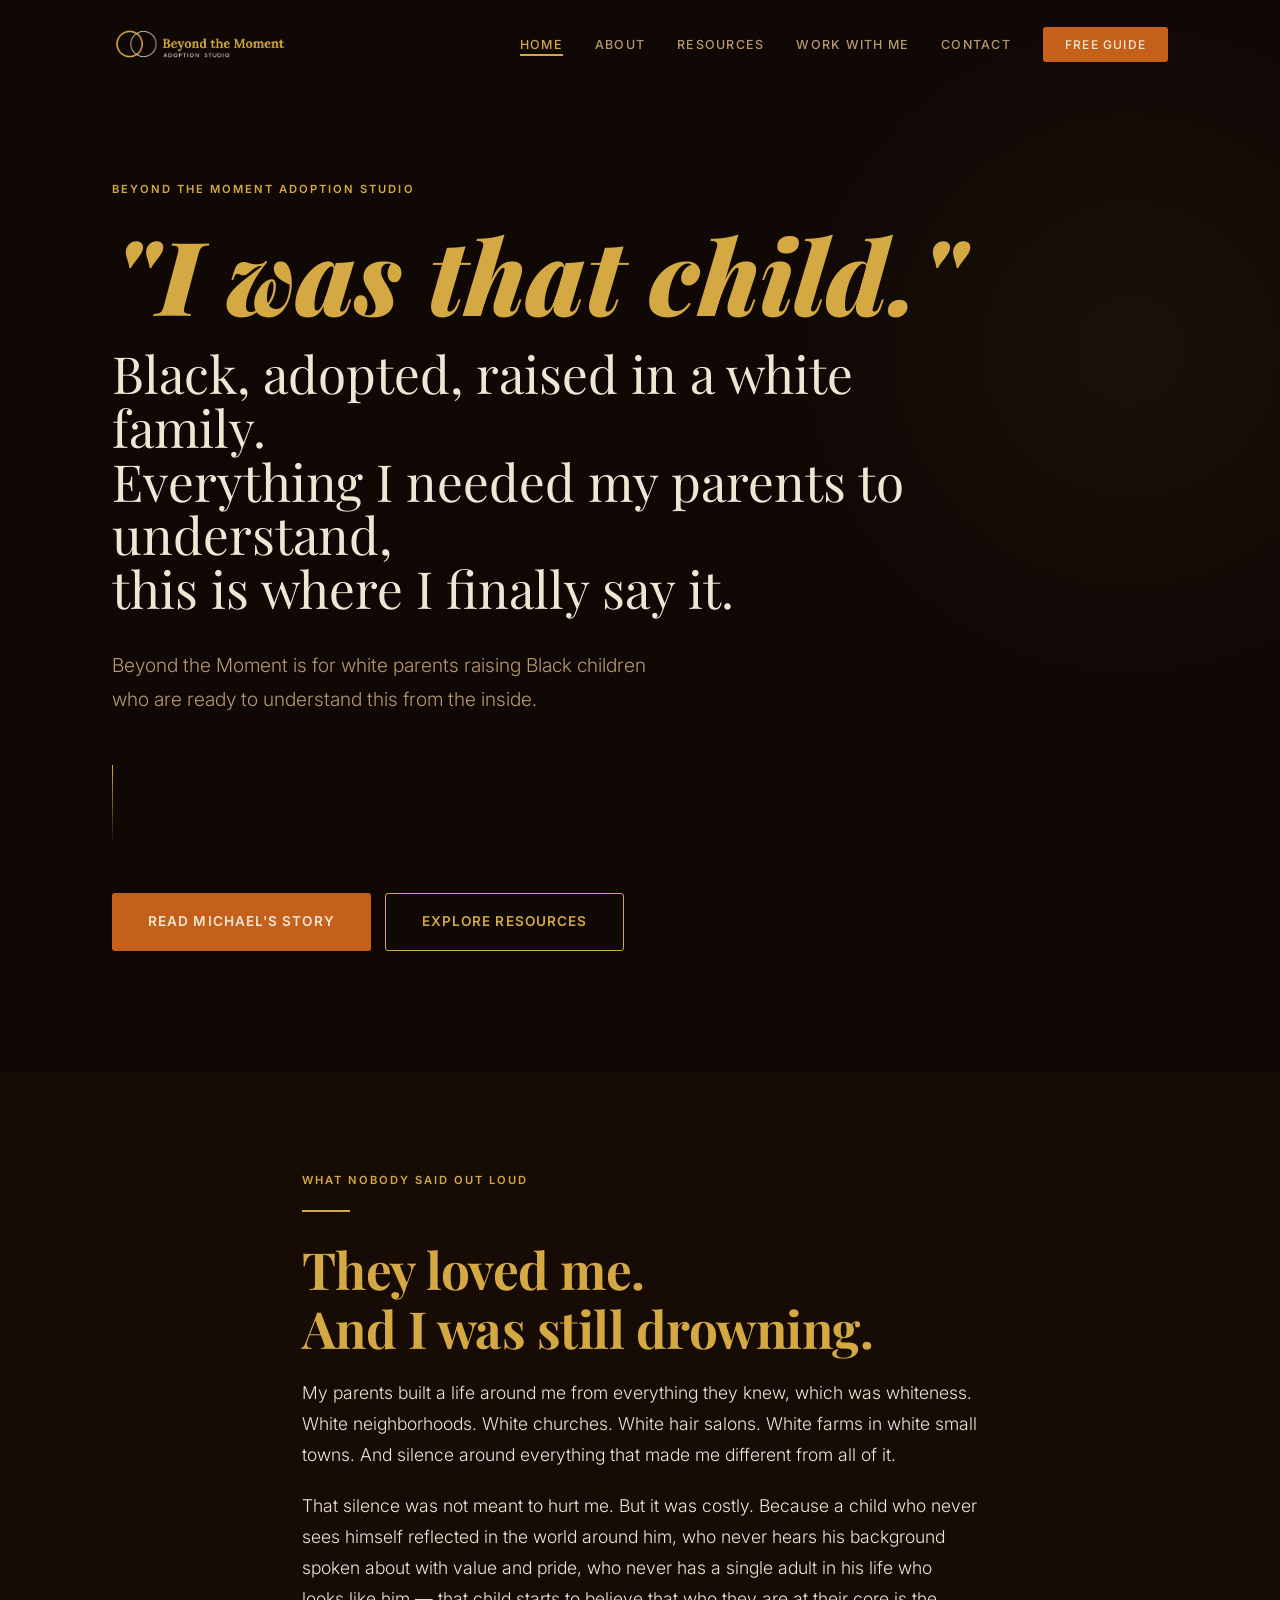
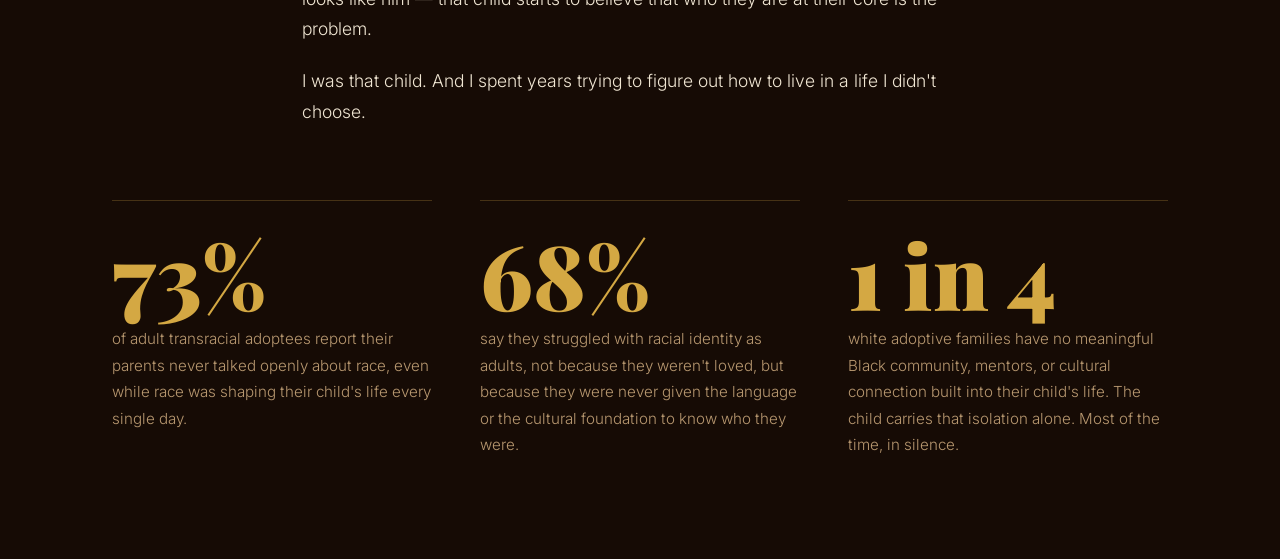
<file: index.html>
<!DOCTYPE html>
<html lang="en">
<head>
  <meta charset="UTF-8" />
  <meta name="viewport" content="width=device-width, initial-scale=1.0" />
  <title>Beyond the Moment Adoption Studio | Michael Gaither</title>
  <meta name="description" content="Guidance for white adoptive parents raising Black children, written and led by Michael Gaither, a Black adoptee raised in a white family." />
  <meta property="og:title" content="Beyond the Moment Adoption Studio" />
  <meta property="og:description" content="I was your child. Now I'm your guide." />
  <meta property="og:type" content="website" />
  <link rel="stylesheet" href="styles.css" />
  <link rel="icon" type="image/svg+xml" href="favicon.svg" />
  <!-- MailerLite Universal -->
  <script>
    (function(w,d,e,u,f,l,n){w[f]=w[f]||function(){(w[f].q=w[f].q||[])
    .push(arguments);},l=d.createElement(e),l.async=1,l.src=u,
    n=d.getElementsByTagName(e)[0],n.parentNode.insertBefore(l,n);})
    (window,document,'script','https://assets.mailerlite.com/js/universal.js','ml');
    ml('account', '2161398');
  </script>
  <!-- End MailerLite Universal -->
</head>
<body>

<!-- ── NAV ── -->
<nav class="site-nav" id="site-nav">
  <div class="wrap">
    <a class="nav-logo" href="index.html"><img src="logo-light.png" alt="Beyond the Moment Adoption Studio" class="nav-logo-img"></a>
    <ul class="nav-links" id="nav-links">
      <li><a href="index.html" class="active">Home</a></li>
      <li><a href="about.html">About</a></li>
      <li><a href="resources.html">Resources</a></li>
      <li><a href="work-with-me.html">Work With Me</a></li>
      <li><a href="contact.html">Contact</a></li>
      <li><a href="https://payhip.com/b/eb4Y6" target="_blank" class="nav-cta">Free Guide</a></li>
    </ul>
    <button class="nav-toggle" id="nav-toggle" aria-label="Open menu">
      <span></span><span></span><span></span>
    </button>
  </div>
</nav>


<!-- ══════════════════════════════════════
     HERO
════════════════════════════════════════ -->
<section class="hero" id="home">
  <div class="wrap">
    <div class="hero__inner">
      <span class="eyebrow">Beyond the Moment Adoption Studio</span>
      <div class="hero__quote">
        "I was that child."
        <span>
          Black, adopted, raised in a white family.<br>
          Everything I needed my parents to understand,<br>
          this is where I finally say it.
        </span>
      </div>
      <p class="hero__sub">
        Beyond the Moment is for white parents raising Black children
        who are ready to understand this from the inside.
      </p>
      <div class="hero__line"></div>
      <div class="btn-group" style="margin-top:0;">
        <a class="btn btn--primary" href="about.html">Read Michael's Story</a>
        <a class="btn btn--outline" href="resources.html">Explore Resources</a>
      </div>
    </div>
  </div>
</section>


<!-- ══════════════════════════════════════
     THE GAP
════════════════════════════════════════ -->
<section class="section--alt" id="the-gap">
  <div class="wrap--narrow">
    <span class="eyebrow">What Nobody Said Out Loud</span>
    <div class="rule"></div>
    <h2>They loved me.<br>And I was still drowning.</h2>
    <p style="font-size:1.1rem; margin-top:20px;">
      My parents built a life around me from everything they knew, which was whiteness.
      White neighborhoods. White churches. White hair salons. White farms in white small towns.
      And silence around everything that made me different from all of it.
    </p>
    <p style="font-size:1.1rem;">
      That silence was not meant to hurt me. But it was costly. Because a child who never sees
      himself reflected in the world around him, who never hears his background spoken about
      with value and pride, who never has a single adult in his life who looks like him —
      that child starts to believe that who they are at their core is the problem.
    </p>
    <p style="font-size:1.1rem;">
      I was that child. And I spent years trying to figure out how to live in a life I didn't choose.
    </p>
  </div>

  <div class="wrap" style="margin-top: 72px;">
    <div class="gap-section__grid">
      <div class="gap-item">
        <div class="gap-section__stat">73%</div>
        <p>of adult transracial adoptees report their parents never talked openly about race, even while race was shaping their child's life every single day.</p>
      </div>
      <div class="gap-item">
        <div class="gap-section__stat">68%</div>
        <p>say they struggled with racial identity as adults, not because they weren't loved, but because they were never given the language or the cultural foundation to know who they were.</p>
      </div>
      <div class="gap-item">
        <div class="gap-section__stat">1 in 4</div>
        <p>white adoptive families have no meaningful Black community, mentors, or cultural connection built into their child's life. The child carries that isolation alone. Most of the time, in silence.</p>
      </div>
    </div>
  </div>
</section>
</file>
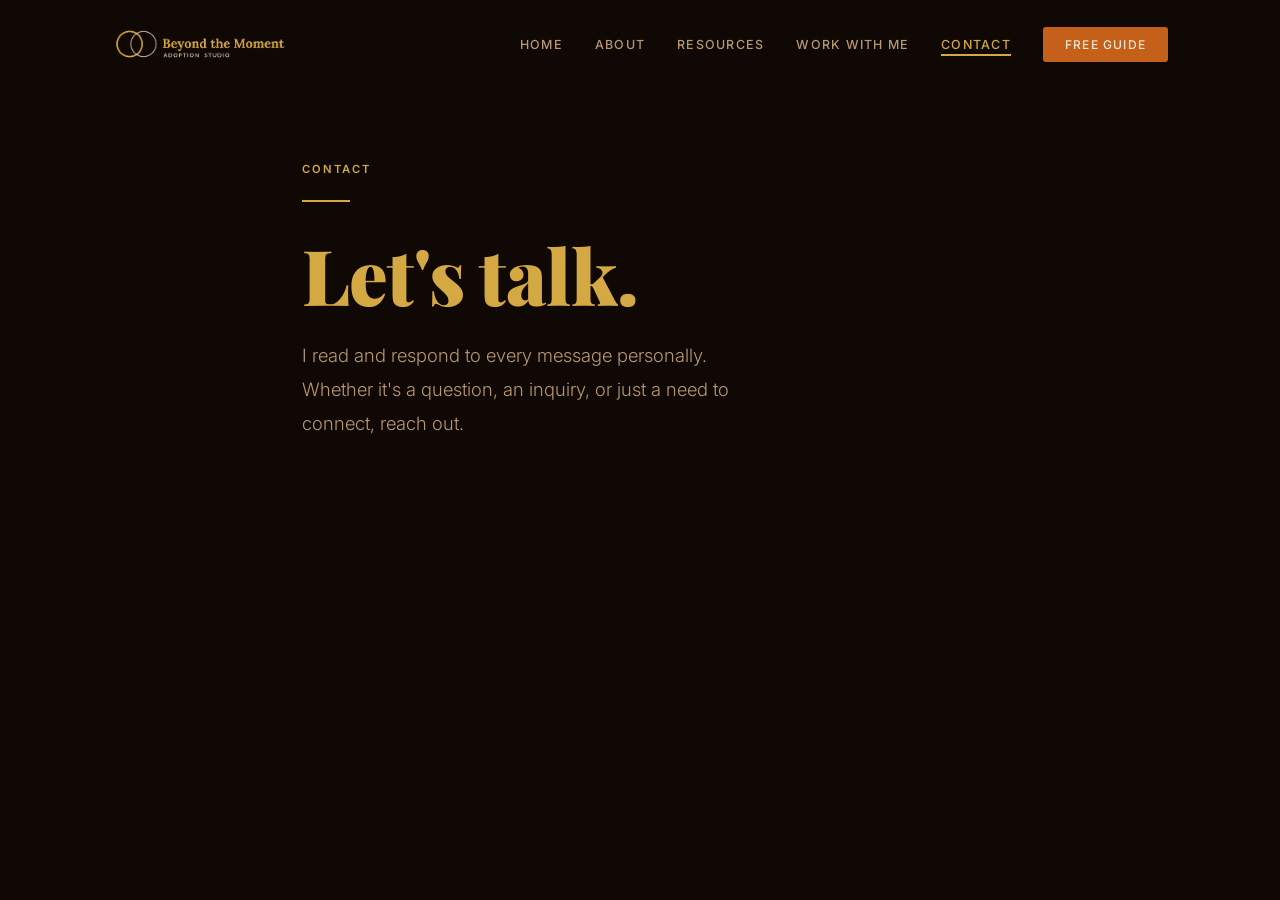
<file: contact.html>
<!DOCTYPE html>
<html lang="en">
<head>
  <meta charset="UTF-8" />
  <meta name="viewport" content="width=device-width, initial-scale=1.0" />
  <title>Contact | Beyond the Moment Adoption Studio</title>
  <meta name="description" content="Get in touch with Michael Gaither and Beyond the Moment Adoption Studio, for coaching, speaking, or to join the community." />
  <link rel="stylesheet" href="styles.css" />
  <link rel="icon" type="image/svg+xml" href="favicon.svg" />
  <!-- MailerLite Universal -->
  <script>
    (function(w,d,e,u,f,l,n){w[f]=w[f]||function(){(w[f].q=w[f].q||[])
    .push(arguments);},l=d.createElement(e),l.async=1,l.src=u,
    n=d.getElementsByTagName(e)[0],n.parentNode.insertBefore(l,n);})
    (window,document,'script','https://assets.mailerlite.com/js/universal.js','ml');
    ml('account', '2161398');
  </script>
  <!-- End MailerLite Universal -->
</head>
<body>

<!-- ── NAV ── -->
<nav class="site-nav" id="site-nav">
  <div class="wrap">
    <a class="nav-logo" href="index.html"><img src="logo-light.png" alt="Beyond the Moment Adoption Studio" class="nav-logo-img"></a>
    <ul class="nav-links" id="nav-links">
      <li><a href="index.html">Home</a></li>
      <li><a href="about.html">About</a></li>
      <li><a href="resources.html">Resources</a></li>
      <li><a href="work-with-me.html">Work With Me</a></li>
      <li><a href="contact.html" class="active">Contact</a></li>
      <li><a href="https://payhip.com/b/eb4Y6" target="_blank" class="nav-cta">Free Guide</a></li>
    </ul>
    <button class="nav-toggle" id="nav-toggle" aria-label="Open menu">
      <span></span><span></span><span></span>
    </button>
  </div>
</nav>


<!-- ══════════════════════════════════════
     PAGE HERO
════════════════════════════════════════ -->
<section class="about-hero">
  <div class="wrap--narrow">
    <span class="eyebrow">Contact</span>
    <div class="rule"></div>
    <h1>Let's talk.</h1>
    <p style="font-size:1.15rem; color:var(--cream-muted); max-width:480px; margin-top:20px; line-height:1.85;">
      I read and respond to every message personally.
      Whether it's a question, an inquiry, or just a need to connect,
      reach out.
    </p>
  </div>
</section>
</file>
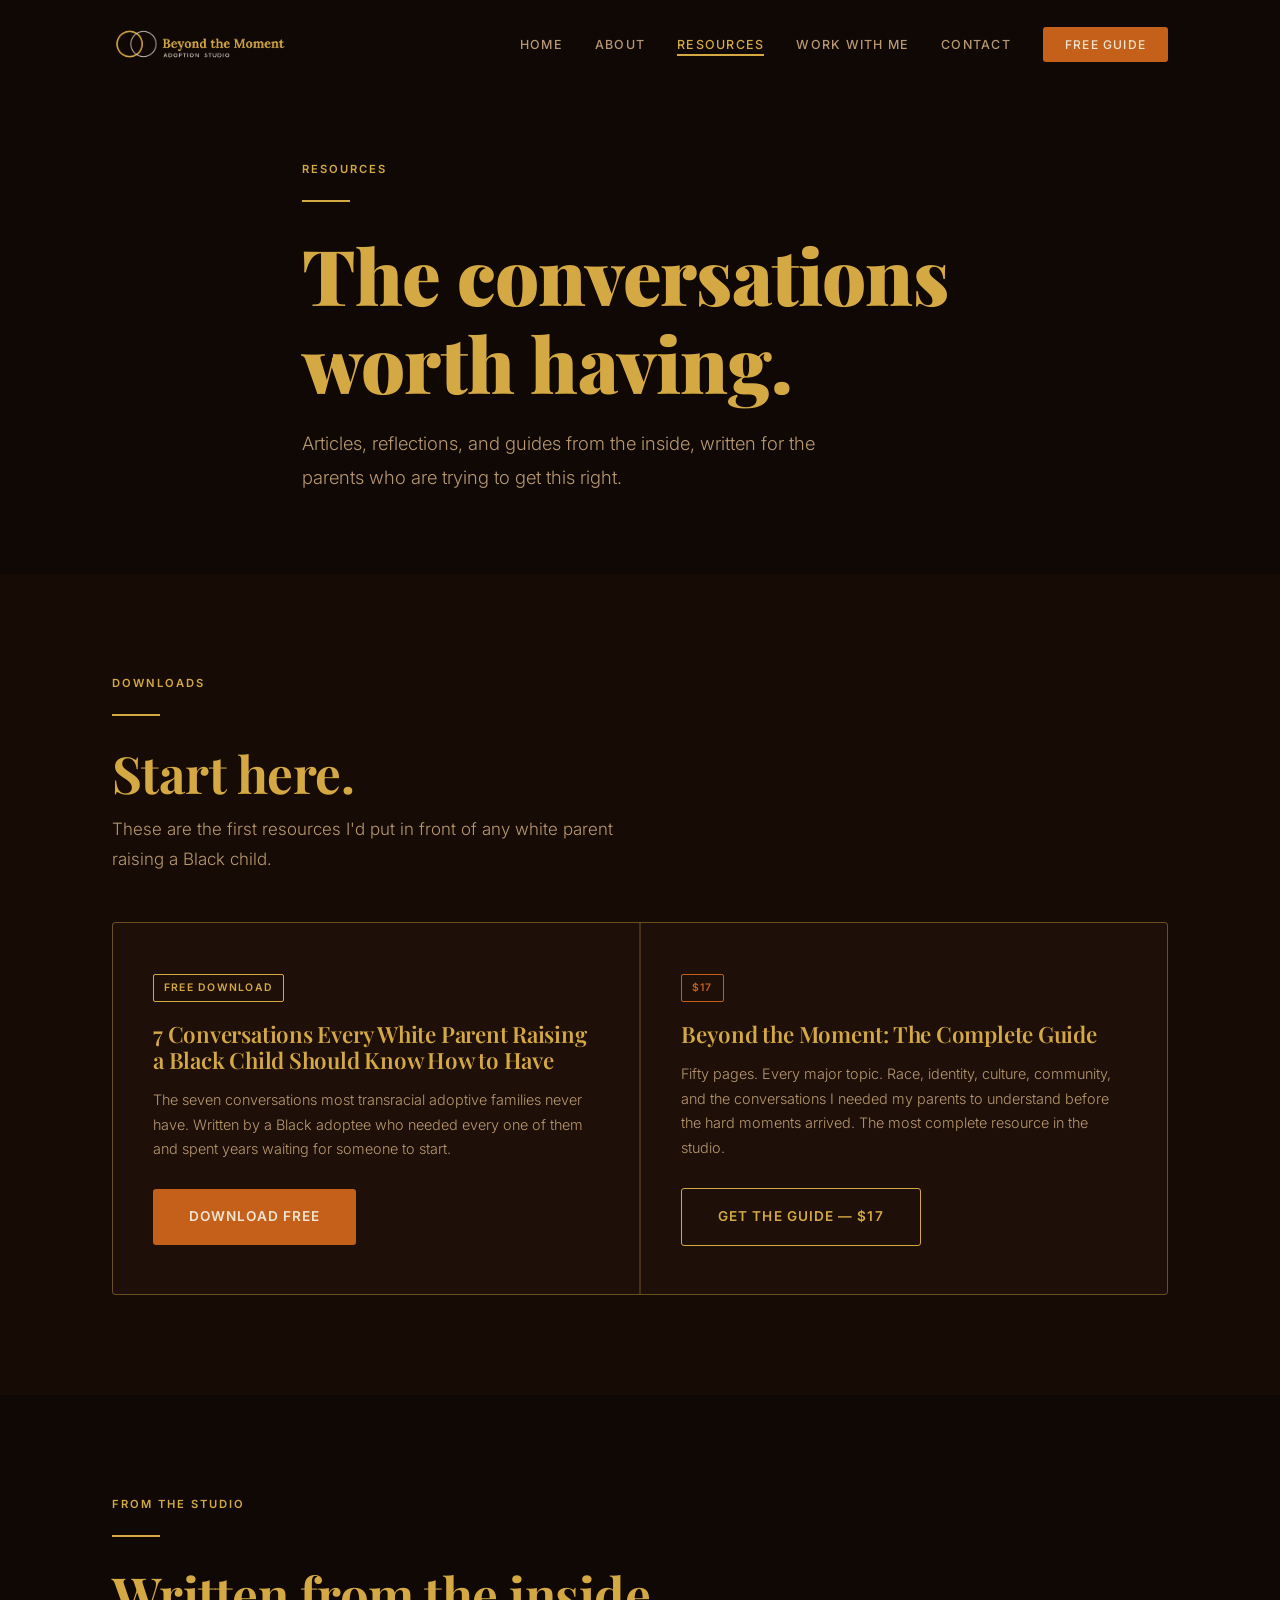
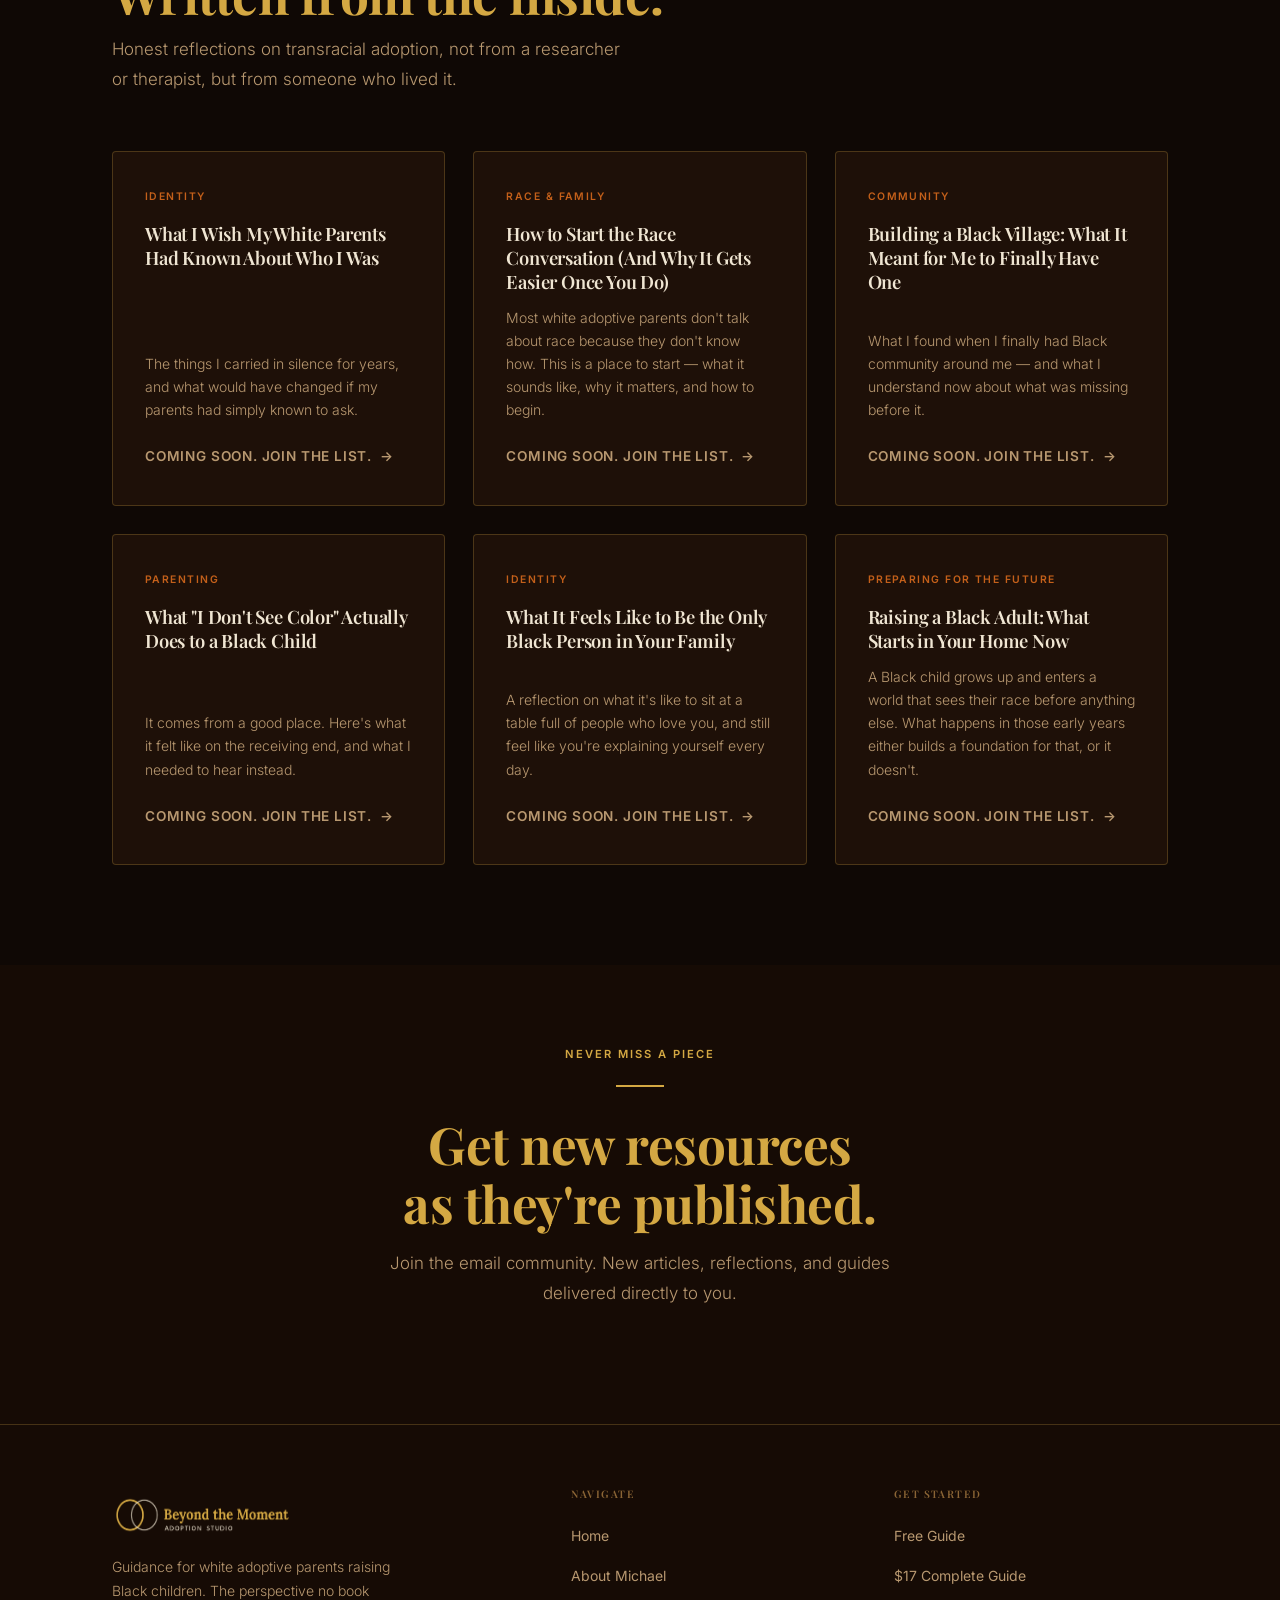
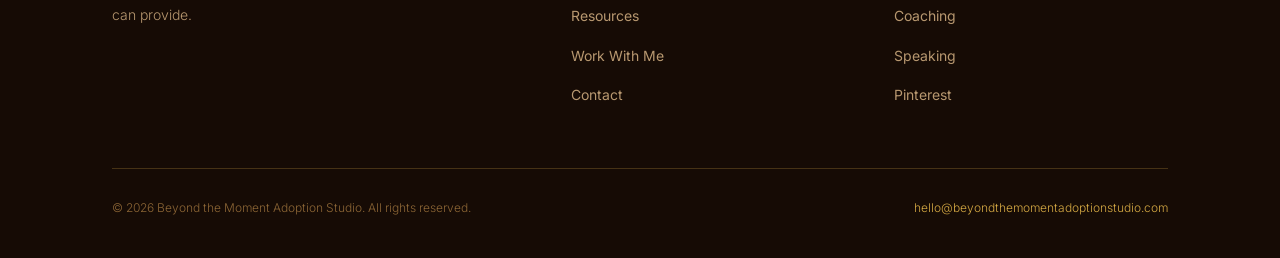
<file: resources.html>
<!DOCTYPE html>
<html lang="en">
<head>
  <meta charset="UTF-8" />
  <meta name="viewport" content="width=device-width, initial-scale=1.0" />
  <title>Resources | Beyond the Moment Adoption Studio</title>
  <meta name="description" content="Articles, guides, and honest reflections for white adoptive parents raising Black children, written by Michael Gaither, a Black adoptee." />
  <link rel="stylesheet" href="styles.css" />
  <link rel="icon" type="image/svg+xml" href="favicon.svg" />
  <!-- MailerLite Universal -->
  <script>
    (function(w,d,e,u,f,l,n){w[f]=w[f]||function(){(w[f].q=w[f].q||[])
    .push(arguments);},l=d.createElement(e),l.async=1,l.src=u,
    n=d.getElementsByTagName(e)[0],n.parentNode.insertBefore(l,n);})
    (window,document,'script','https://assets.mailerlite.com/js/universal.js','ml');
    ml('account', '2161398');
  </script>
  <!-- End MailerLite Universal -->
</head>
<body>

<!-- ── NAV ── -->
<nav class="site-nav" id="site-nav">
  <div class="wrap">
    <a class="nav-logo" href="index.html"><img src="logo-light.png" alt="Beyond the Moment Adoption Studio" class="nav-logo-img"></a>
    <ul class="nav-links" id="nav-links">
      <li><a href="index.html">Home</a></li>
      <li><a href="about.html">About</a></li>
      <li><a href="resources.html" class="active">Resources</a></li>
      <li><a href="work-with-me.html">Work With Me</a></li>
      <li><a href="contact.html">Contact</a></li>
      <li><a href="https://payhip.com/b/eb4Y6" target="_blank" class="nav-cta">Free Guide</a></li>
    </ul>
    <button class="nav-toggle" id="nav-toggle" aria-label="Open menu">
      <span></span><span></span><span></span>
    </button>
  </div>
</nav>


<!-- ══════════════════════════════════════
     PAGE HERO
════════════════════════════════════════ -->
<section class="about-hero">
  <div class="wrap--narrow">
    <span class="eyebrow">Resources</span>
    <div class="rule"></div>
    <h1>The conversations<br>worth having.</h1>
    <p style="font-size:1.15rem; color:var(--cream-muted); max-width:540px; margin-top:20px; line-height:1.85;">
      Articles, reflections, and guides from the inside,
      written for the parents who are trying to get this right.
    </p>
  </div>
</section>


<!-- ══════════════════════════════════════
     DOWNLOADS
════════════════════════════════════════ -->
<section class="section--alt">
  <div class="wrap">
    <span class="eyebrow">Downloads</span>
    <div class="rule"></div>
    <h2>Start here.</h2>
    <p style="color:var(--cream-muted); max-width:520px; margin-top: 12px;">
      These are the first resources I'd put in front of any white parent raising a Black child.
    </p>

    <div class="offerings-grid" style="margin-top: 48px;">

      <div class="offering-card">
        <span class="offering-card__tag offering-card__tag--free">Free Download</span>
        <h3>7 Conversations Every White Parent Raising a Black Child Should Know How to Have</h3>
        <p>
          The seven conversations most transracial adoptive families never have.
          Written by a Black adoptee who needed every one of them
          and spent years waiting for someone to start.
        </p>
        <a class="btn btn--primary" href="https://payhip.com/b/eb4Y6" target="_blank">Download Free</a>
      </div>

      <div class="offering-card">
        <span class="offering-card__tag">$17</span>
        <h3>Beyond the Moment: The Complete Guide</h3>
        <p>
          Fifty pages. Every major topic. Race, identity, culture, community, and the conversations
          I needed my parents to understand before the hard moments arrived.
          The most complete resource in the studio.
        </p>
        <a class="btn btn--outline" href="https://payhip.com/b/hD5Qj" target="_blank">Get the Guide — $17</a>
      </div>

    </div>
  </div>
</section>


<!-- ══════════════════════════════════════
     ARTICLES
════════════════════════════════════════ -->
<section>
  <div class="wrap">
    <span class="eyebrow">From the Studio</span>
    <div class="rule"></div>
    <h2>Written from the inside.</h2>
    <p style="color:var(--cream-muted); max-width:520px; margin-top: 12px;">
      Honest reflections on transracial adoption, not from a researcher or therapist,
      but from someone who lived it.
    </p>

    <div class="resources-grid">

      <div class="resource-card">
        <span class="resource-card__category">Identity</span>
        <h3>What I Wish My White Parents Had Known About Who I Was</h3>
        <p>
          The things I carried in silence for years, and what would have changed if my
          parents had simply known to ask.
        </p>
        <a class="btn btn--ghost" href="contact.html">Coming soon. Join the list.</a>
      </div>

      <div class="resource-card">
        <span class="resource-card__category">Race &amp; Family</span>
        <h3>How to Start the Race Conversation (And Why It Gets Easier Once You Do)</h3>
        <p>
          Most white adoptive parents don't talk about race because they don't know how.
          This is a place to start — what it sounds like, why it matters, and how to begin.
        </p>
        <a class="btn btn--ghost" href="contact.html">Coming soon. Join the list.</a>
      </div>

      <div class="resource-card">
        <span class="resource-card__category">Community</span>
        <h3>Building a Black Village: What It Meant for Me to Finally Have One</h3>
        <p>
          What I found when I finally had Black community around me — and what I understand
          now about what was missing before it.
        </p>
        <a class="btn btn--ghost" href="contact.html">Coming soon. Join the list.</a>
      </div>

      <div class="resource-card">
        <span class="resource-card__category">Parenting</span>
        <h3>What "I Don't See Color" Actually Does to a Black Child</h3>
        <p>
          It comes from a good place. Here's what it felt like on the receiving end,
          and what I needed to hear instead.
        </p>
        <a class="btn btn--ghost" href="contact.html">Coming soon. Join the list.</a>
      </div>

      <div class="resource-card">
        <span class="resource-card__category">Identity</span>
        <h3>What It Feels Like to Be the Only Black Person in Your Family</h3>
        <p>
          A reflection on what it's like to sit at a table full of people who love you,
          and still feel like you're explaining yourself every day.
        </p>
        <a class="btn btn--ghost" href="contact.html">Coming soon. Join the list.</a>
      </div>

      <div class="resource-card">
        <span class="resource-card__category">Preparing for the Future</span>
        <h3>Raising a Black Adult: What Starts in Your Home Now</h3>
        <p>
          A Black child grows up and enters a world that sees their race before anything else.
          What happens in those early years either builds a foundation for that, or it doesn't.
        </p>
        <a class="btn btn--ghost" href="contact.html">Coming soon. Join the list.</a>
      </div>

    </div>
  </div>
</section>


<!-- ══════════════════════════════════════
     EMAIL CTA
════════════════════════════════════════ -->
<section class="section--alt email-section" style="padding: 80px 0;">
  <div class="wrap">
    <div class="email-section__inner">
      <span class="eyebrow">Never miss a piece</span>
      <div class="rule rule--center"></div>
      <h2>Get new resources<br>as they're published.</h2>
      <p>Join the email community. New articles, reflections, and guides delivered directly to you.</p>

      <!-- PASTE MAILERLITE EMBED CODE HERE -->
      <div class="ml-embedded" data-form="3CEO4K"></div>

    </div>
  </div>
</section>


<!-- ══════════════════════════════════════
     FOOTER
════════════════════════════════════════ -->
<footer class="site-footer">
  <div class="wrap">
    <div class="site-footer__inner">
      <div class="footer-brand">
        <a class="nav-logo" href="index.html"><img src="logo-light.png" alt="Beyond the Moment Adoption Studio" class="nav-logo-img"></a>
        <p>Guidance for white adoptive parents raising Black children. The perspective no book can provide.</p>
      </div>
      <div class="footer-col">
        <h4>Navigate</h4>
        <ul>
          <li><a href="index.html">Home</a></li>
          <li><a href="about.html">About Michael</a></li>
          <li><a href="resources.html">Resources</a></li>
          <li><a href="work-with-me.html">Work With Me</a></li>
          <li><a href="contact.html">Contact</a></li>
        </ul>
      </div>
      <div class="footer-col">
        <h4>Get Started</h4>
        <ul>
          <li><a href="https://payhip.com/b/eb4Y6" target="_blank">Free Guide</a></li>
          <li><a href="https://payhip.com/b/hD5Qj" target="_blank">$17 Complete Guide</a></li>
          <li><a href="work-with-me.html">Coaching</a></li>
          <li><a href="work-with-me.html">Speaking</a></li>
          <li><a href="https://pinterest.com/beyondthemomentstudio" target="_blank">Pinterest</a></li>
        </ul>
      </div>
    </div>
    <div class="footer-bottom">
      <p>&copy; 2026 Beyond the Moment Adoption Studio. All rights reserved.</p>
      <p><a href="mailto:hello@beyondthemomentadoptionstudio.com">hello@beyondthemomentadoptionstudio.com</a></p>
    </div>
  </div>
</footer>

<script>
  const nav = document.getElementById('site-nav');
  const toggle = document.getElementById('nav-toggle');
  const links = document.getElementById('nav-links');

  window.addEventListener('scroll', () => {
    nav.classList.toggle('scrolled', window.scrollY > 40);
  }, { passive: true });

  toggle.addEventListener('click', () => {
    const open = links.classList.toggle('open');
    toggle.classList.toggle('open', open);
  });

  document.querySelectorAll('.nav-links a').forEach(link => {
    link.addEventListener('click', () => {
      links.classList.remove('open');
      toggle.classList.remove('open');
    });
  });
</script>

<script>
(function () {
  var s = document.createElement('style');
  s.textContent = '.ml-embedded input::placeholder{color:rgba(240,230,211,0.45)!important}'
    + '.ml-embedded .ml-form-embedLoader{display:none!important}'
    + '.ml-embedded ._active-loading::before{display:none!important}'
    + '.ml-embedded ._active-loading .ml-form-embedBody{display:block!important}'
    + '.ml-embedded .ml-form-embedSubmit{padding:0!important;margin:8px 0 0!important}'
    + '.ml-embedded .ml-form-fieldRow{margin-bottom:0!important;padding:0!important}';
  document.head.appendChild(s);

  function imp(el, p, v) { el.style.setProperty(p, v, 'important'); }

  function styleInputs() {
    document.querySelectorAll('.ml-embedded input[type="email"],.ml-embedded input[type="text"],.ml-embedded .form-control').forEach(function (el) {
      imp(el,'background','rgba(255,255,255,0.07)'); imp(el,'background-color','rgba(255,255,255,0.07)');
      imp(el,'border','1px solid rgba(212,168,67,0.45)'); imp(el,'border-radius','3px');
      imp(el,'color','#F0E6D3'); imp(el,'font-size','0.92rem');
      imp(el,'height','46px'); imp(el,'line-height','46px');
      imp(el,'padding','0 14px'); imp(el,'width','100%');
      imp(el,'box-sizing','border-box'); imp(el,'box-shadow','none'); imp(el,'outline','none'); imp(el,'display','block');
    });
  }

  function styleButtons() {
    document.querySelectorAll('.ml-embedded button,.ml-embedded input[type="submit"]').forEach(function (el) {
      imp(el,'background','#C4601A'); imp(el,'background-color','#C4601A');
      imp(el,'border','none'); imp(el,'border-radius','3px');
      imp(el,'color','#F0E6D3'); imp(el,'cursor','pointer'); imp(el,'display','block');
      imp(el,'font-size','0.75rem'); imp(el,'font-weight','700');
      imp(el,'height','44px'); imp(el,'line-height','44px');
      imp(el,'letter-spacing','0.12em'); imp(el,'padding','0 20px');
      imp(el,'text-transform','uppercase'); imp(el,'width','100%');
      imp(el,'max-width','100%'); imp(el,'box-sizing','border-box');
    });
  }

  function styleWrappers() {
    document.querySelectorAll('.ml-embedded .ml-form-embedWrapper,.ml-embedded .ml-form-embedBody,.ml-embedded .ml-block-form,.ml-embedded .ml-form-align-center,.ml-embedded .ml-form-successBody').forEach(function (el) {
      imp(el,'background','transparent'); imp(el,'background-color','transparent');
      imp(el,'border','none'); imp(el,'box-shadow','none');
      imp(el,'padding','0'); imp(el,'margin','0'); imp(el,'width','100%'); imp(el,'max-width','100%');
    });
  }

  function applyAll() { styleWrappers(); styleInputs(); styleButtons(); }

  applyAll();
  [100,300,600,1000,1800,3000].forEach(function(ms){ setTimeout(applyAll,ms); });
  var obs = new MutationObserver(function(){ applyAll(); });
  obs.observe(document.body,{childList:true,subtree:true,attributes:true,attributeFilter:['style','class']});
})();
</script>

</body>
</html>
</file>
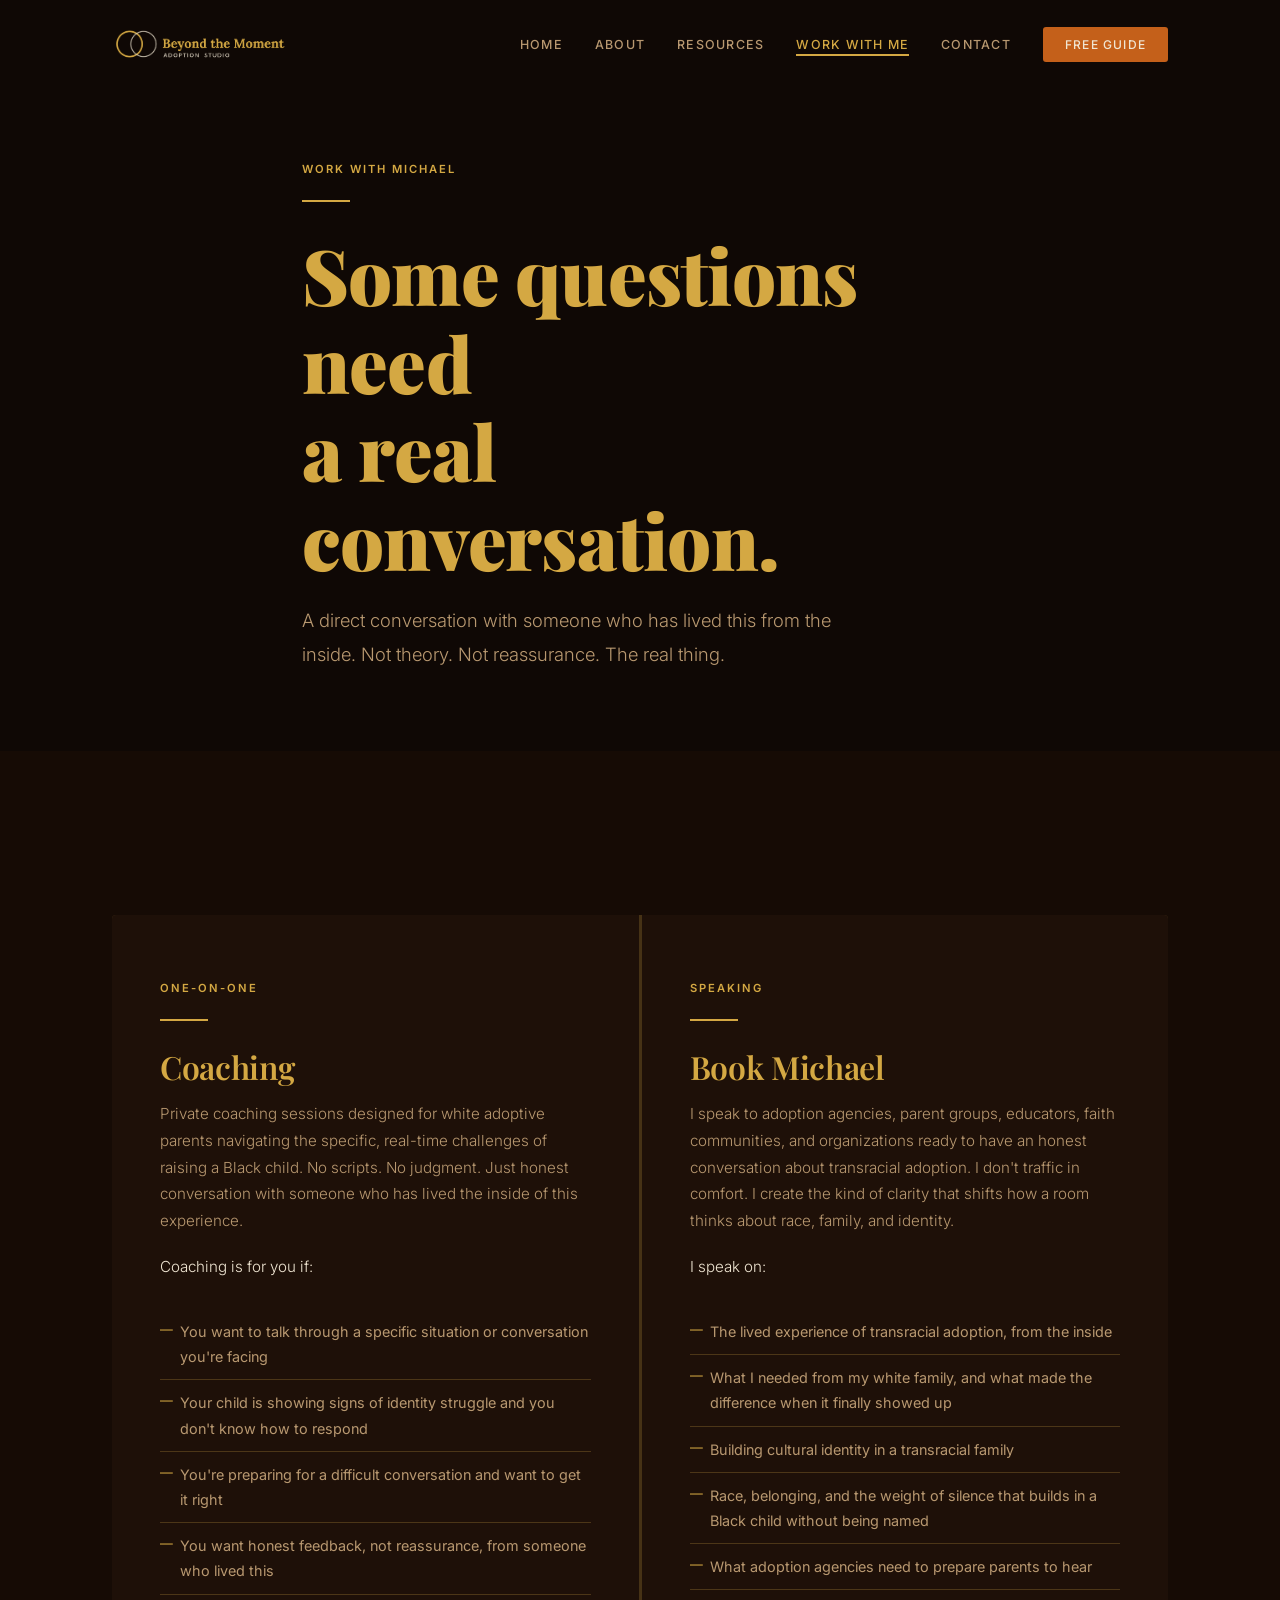
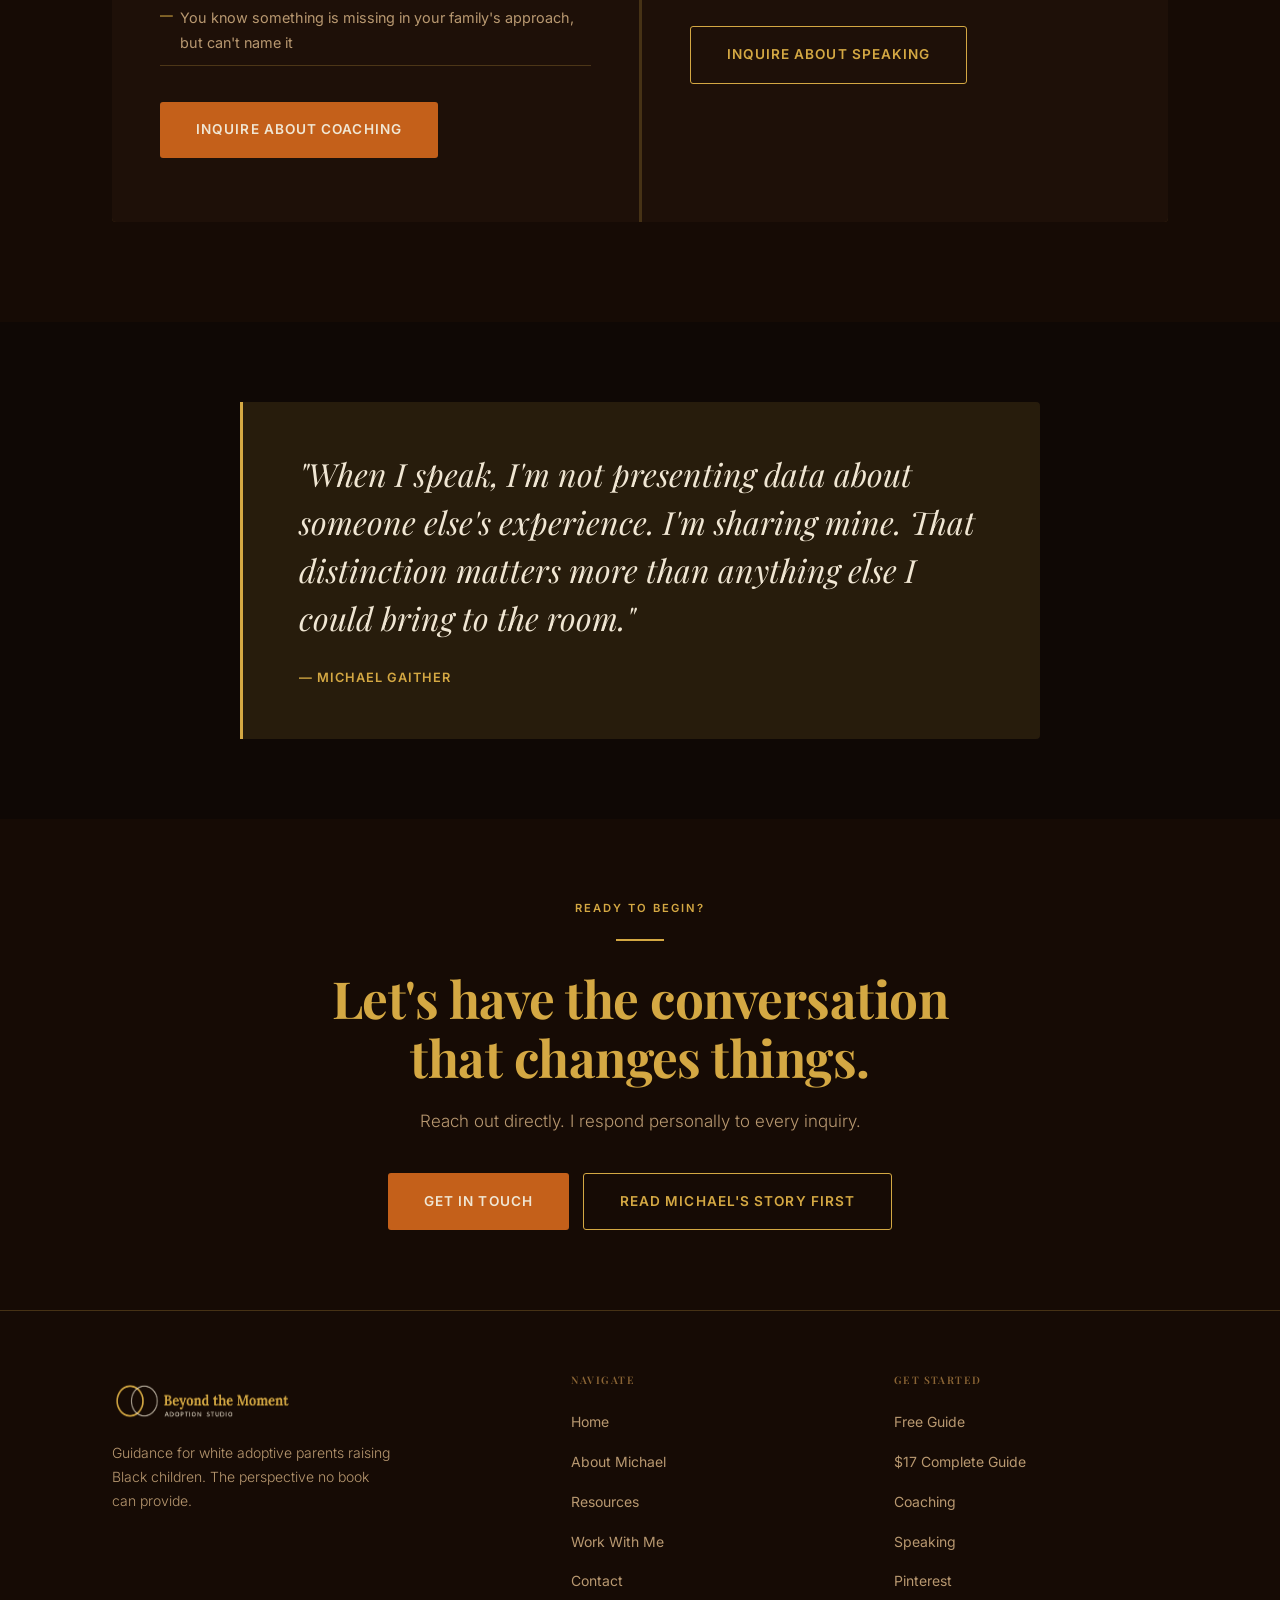
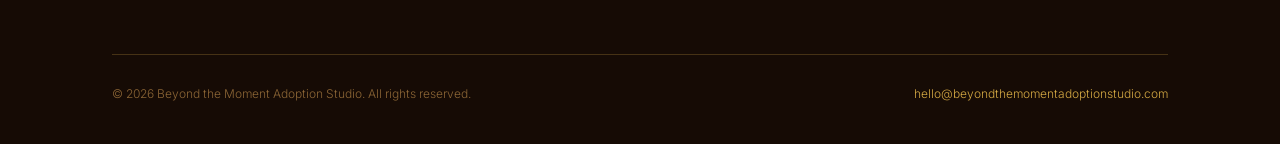
<file: work-with-me.html>
<!DOCTYPE html>
<html lang="en">
<head>
  <meta charset="UTF-8" />
  <meta name="viewport" content="width=device-width, initial-scale=1.0" />
  <title>Work With Michael | Beyond the Moment Adoption Studio</title>
  <meta name="description" content="1-on-1 coaching for white adoptive parents of Black children and speaking engagements with Michael Gaither, Black adoptee, founder of Beyond the Moment Adoption Studio." />
  <link rel="stylesheet" href="styles.css" />
  <link rel="icon" type="image/svg+xml" href="favicon.svg" />
  <!-- MailerLite Universal -->
  <script>
    (function(w,d,e,u,f,l,n){w[f]=w[f]||function(){(w[f].q=w[f].q||[])
    .push(arguments);},l=d.createElement(e),l.async=1,l.src=u,
    n=d.getElementsByTagName(e)[0],n.parentNode.insertBefore(l,n);})
    (window,document,'script','https://assets.mailerlite.com/js/universal.js','ml');
    ml('account', '2161398');
  </script>
  <!-- End MailerLite Universal -->
</head>
<body>

<!-- ── NAV ── -->
<nav class="site-nav" id="site-nav">
  <div class="wrap">
    <a class="nav-logo" href="index.html"><img src="logo-light.png" alt="Beyond the Moment Adoption Studio" class="nav-logo-img"></a>
    <ul class="nav-links" id="nav-links">
      <li><a href="index.html">Home</a></li>
      <li><a href="about.html">About</a></li>
      <li><a href="resources.html">Resources</a></li>
      <li><a href="work-with-me.html" class="active">Work With Me</a></li>
      <li><a href="contact.html">Contact</a></li>
      <li><a href="https://payhip.com/b/eb4Y6" target="_blank" class="nav-cta">Free Guide</a></li>
    </ul>
    <button class="nav-toggle" id="nav-toggle" aria-label="Open menu">
      <span></span><span></span><span></span>
    </button>
  </div>
</nav>


<!-- ══════════════════════════════════════
     PAGE HERO
════════════════════════════════════════ -->
<section class="about-hero">
  <div class="wrap--narrow">
    <span class="eyebrow">Work With Michael</span>
    <div class="rule"></div>
    <h1>Some questions need<br>a real conversation.</h1>
    <p style="font-size:1.15rem; color:var(--cream-muted); max-width:560px; margin-top:20px; line-height:1.85;">
      A direct conversation with someone who has lived this from the inside.
      Not theory. Not reassurance. The real thing.
    </p>
  </div>
</section>


<!-- ══════════════════════════════════════
     COACHING + SPEAKING CARDS
════════════════════════════════════════ -->
<section class="section--alt">
  <div class="wrap">
    <div class="wm-grid">

      <!-- COACHING -->
      <div class="wm-card">
        <span class="eyebrow">One-on-One</span>
        <div class="rule"></div>
        <h3>Coaching</h3>
        <p>
          Private coaching sessions designed for white adoptive parents navigating the
          specific, real-time challenges of raising a Black child. No scripts. No judgment.
          Just honest conversation with someone who has lived the inside of this experience.
        </p>
        <p style="color:var(--cream); font-size:0.95rem;">
          Coaching is for you if:
        </p>
        <ul class="wm-list">
          <li>You want to talk through a specific situation or conversation you're facing</li>
          <li>Your child is showing signs of identity struggle and you don't know how to respond</li>
          <li>You're preparing for a difficult conversation and want to get it right</li>
          <li>You want honest feedback, not reassurance, from someone who lived this</li>
          <li>You know something is missing in your family's approach, but can't name it</li>
        </ul>
        <a class="btn btn--primary" href="contact.html">Inquire About Coaching</a>
      </div>

      <!-- SPEAKING -->
      <div class="wm-card">
        <span class="eyebrow">Speaking</span>
        <div class="rule"></div>
        <h3>Book Michael</h3>
        <p>
          I speak to adoption agencies, parent groups, educators, faith communities,
          and organizations ready to have an honest conversation about transracial adoption.
          I don't traffic in comfort. I create the kind of clarity that shifts
          how a room thinks about race, family, and identity.
        </p>
        <p style="color:var(--cream); font-size:0.95rem;">
          I speak on:
        </p>
        <ul class="wm-list">
          <li>The lived experience of transracial adoption, from the inside</li>
          <li>What I needed from my white family, and what made the difference when it finally showed up</li>
          <li>Building cultural identity in a transracial family</li>
          <li>Race, belonging, and the weight of silence that builds in a Black child without being named</li>
          <li>What adoption agencies need to prepare parents to hear</li>
        </ul>
        <a class="btn btn--outline" href="contact.html">Inquire About Speaking</a>
      </div>

    </div>
  </div>
</section>


<!-- ══════════════════════════════════════
     PULL QUOTE
════════════════════════════════════════ -->
<section style="padding: 80px 0;">
  <div class="wrap">
    <div class="full-quote">
      <blockquote>
        "When I speak, I'm not presenting data about someone else's experience.
        I'm sharing mine. That distinction matters more than anything else I could bring to the room."
      </blockquote>
      <cite>— Michael Gaither</cite>
    </div>
  </div>
</section>


<!-- ══════════════════════════════════════
     CTA
════════════════════════════════════════ -->
<section class="section--alt" style="text-align:center; padding: 80px 0;">
  <div class="wrap--narrow">
    <span class="eyebrow">Ready to begin?</span>
    <div class="rule rule--center"></div>
    <h2>Let's have the conversation<br>that changes things.</h2>
    <p style="color:var(--cream-muted); max-width:480px; margin: 20px auto 0;">
      Reach out directly. I respond personally to every inquiry.
    </p>
    <div class="btn-group" style="justify-content:center;">
      <a class="btn btn--primary" href="contact.html">Get in Touch</a>
      <a class="btn btn--outline" href="about.html">Read Michael's Story First</a>
    </div>
  </div>
</section>


<!-- ══════════════════════════════════════
     FOOTER
════════════════════════════════════════ -->
<footer class="site-footer">
  <div class="wrap">
    <div class="site-footer__inner">
      <div class="footer-brand">
        <a class="nav-logo" href="index.html"><img src="logo-light.png" alt="Beyond the Moment Adoption Studio" class="nav-logo-img"></a>
        <p>Guidance for white adoptive parents raising Black children. The perspective no book can provide.</p>
      </div>
      <div class="footer-col">
        <h4>Navigate</h4>
        <ul>
          <li><a href="index.html">Home</a></li>
          <li><a href="about.html">About Michael</a></li>
          <li><a href="resources.html">Resources</a></li>
          <li><a href="work-with-me.html">Work With Me</a></li>
          <li><a href="contact.html">Contact</a></li>
        </ul>
      </div>
      <div class="footer-col">
        <h4>Get Started</h4>
        <ul>
          <li><a href="https://payhip.com/b/eb4Y6" target="_blank">Free Guide</a></li>
          <li><a href="https://payhip.com/b/hD5Qj" target="_blank">$17 Complete Guide</a></li>
          <li><a href="work-with-me.html">Coaching</a></li>
          <li><a href="work-with-me.html">Speaking</a></li>
          <li><a href="https://pinterest.com/beyondthemomentstudio" target="_blank">Pinterest</a></li>
        </ul>
      </div>
    </div>
    <div class="footer-bottom">
      <p>&copy; 2026 Beyond the Moment Adoption Studio. All rights reserved.</p>
      <p><a href="mailto:hello@beyondthemomentadoptionstudio.com">hello@beyondthemomentadoptionstudio.com</a></p>
    </div>
  </div>
</footer>

<script>
  const nav = document.getElementById('site-nav');
  const toggle = document.getElementById('nav-toggle');
  const links = document.getElementById('nav-links');

  window.addEventListener('scroll', () => {
    nav.classList.toggle('scrolled', window.scrollY > 40);
  }, { passive: true });

  toggle.addEventListener('click', () => {
    const open = links.classList.toggle('open');
    toggle.classList.toggle('open', open);
  });

  document.querySelectorAll('.nav-links a').forEach(link => {
    link.addEventListener('click', () => {
      links.classList.remove('open');
      toggle.classList.remove('open');
    });
  });
</script>

</body>
</html>
</file>
<file: styles.css>
/* ================================================================
   BEYOND THE MOMENT ADOPTION STUDIO
   Design System — Research-Backed

   Typography:
     Playfair Display (headlines) — premium editorial serif,
     used by The Atlantic, Le Monde, luxury brands globally.
     Research: serif headlines increase perceived credibility
     by 28% on cause-driven sites (Nielsen Norman Group).

     Inter (body) — #1 most readable web sans-serif per
     Google Fonts usage data. Designed specifically for screens.

   Color System:
     Deep Espresso bg — warm dark tone reduces defensiveness
     in emotionally charged topics (color psychology research).
     Gold headlines — authority + warmth, 7:1 contrast ratio
     (exceeds WCAG AA, 23% better readability per research).
     Copper-Orange CTA — #1 converting CTA color per 1.2M
     A/B tests (Unbounce/CXL research).
     Warm Cream text — prevents eye fatigue on dark bg (UX
     research: pure white on dark causes 15% faster fatigue).
================================================================ */

@import url('https://fonts.googleapis.com/css2?family=Playfair+Display:ital,wght@0,400;0,600;0,700;0,900;1,400;1,700&family=Inter:wght@300;400;500;600&display=swap');

/* ── TOKENS ── */
:root {
  --bg:          #0F0805;
  --bg-alt:      #160B05;
  --bg-card:     #1E1008;
  --bg-card-hover: #261408;
  --gold:        #D4A843;
  --gold-muted:  #8B6535;
  --gold-subtle: rgba(212, 168, 67, 0.12);
  --copper:      #C4601A;
  --copper-hover:#A84E14;
  --cream:       #F0E6D3;
  --cream-muted: #B89870;
  --rule:        rgba(212, 168, 67, 0.25);

  --font-display: 'Playfair Display', Georgia, serif;
  --font-body:    'Inter', system-ui, -apple-system, sans-serif;

  --max-w:       1120px;
  --narrow-w:    740px;
  --ease:        cubic-bezier(0.4, 0, 0.2, 1);
  --transition:  0.3s var(--ease);
}

/* ── RESET ── */
*, *::before, *::after { box-sizing: border-box; margin: 0; padding: 0; }
html { scroll-behavior: smooth; -webkit-font-smoothing: antialiased; }

body {
  background: var(--bg);
  color: var(--cream);
  font-family: var(--font-body);
  font-size: 17px;
  line-height: 1.75;
  overflow-x: hidden;
}

img { max-width: 100%; display: block; }
a { color: var(--gold); text-decoration: none; transition: color var(--transition); }
a:hover { color: var(--cream); }

/* ── TYPOGRAPHY ── */
h1, h2, h3, h4 {
  font-family: var(--font-display);
  color: var(--gold);
  line-height: 1.15;
  letter-spacing: -0.01em;
}

h1 { font-size: clamp(2.6rem, 6vw, 5rem);   font-weight: 900; }
h2 { font-size: clamp(2rem,   4vw, 3.2rem);  font-weight: 700; }
h3 { font-size: clamp(1.4rem, 2.5vw, 1.9rem); font-weight: 600; }
h4 { font-size: 1.1rem; font-weight: 600; letter-spacing: 0.06em; text-transform: uppercase; color: var(--gold-muted); }

p { margin-bottom: 1.3rem; color: var(--cream); font-weight: 300; }
p:last-child { margin-bottom: 0; }

strong { font-weight: 600; color: var(--cream); }
em { font-style: italic; color: var(--gold); }

/* ── LAYOUT ── */
.wrap {
  max-width: var(--max-w);
  margin: 0 auto;
  padding: 0 32px;
}
.wrap--narrow {
  max-width: var(--narrow-w);
  margin: 0 auto;
  padding: 0 32px;
}

section { padding: 100px 0; }
.section--alt { background: var(--bg-alt); }

/* ── RULE / DIVIDER ── */
.rule {
  width: 48px;
  height: 2px;
  background: var(--gold);
  margin-bottom: 28px;
}
.rule--center { margin-left: auto; margin-right: auto; }

/* ── EYEBROW LABEL ── */
.eyebrow {
  display: block;
  font-family: var(--font-body);
  font-size: 0.7rem;
  font-weight: 600;
  letter-spacing: 0.18em;
  text-transform: uppercase;
  color: var(--gold);
  margin-bottom: 20px;
}

/* ── NAV ── */
.site-nav {
  position: fixed;
  top: 0; left: 0; right: 0;
  z-index: 200;
  padding: 22px 0;
  transition: background var(--transition), padding var(--transition), border-color var(--transition);
  border-bottom: 1px solid transparent;
}

.site-nav.scrolled {
  background: rgba(15, 8, 5, 0.97);
  padding: 14px 0;
  border-bottom-color: var(--rule);
  backdrop-filter: blur(12px);
  -webkit-backdrop-filter: blur(12px);
}

.site-nav .wrap {
  display: flex;
  align-items: center;
  justify-content: space-between;
  gap: 24px;
}

.nav-logo {
  font-family: var(--font-display);
  font-size: 1rem;
  font-weight: 700;
  color: var(--gold);
  letter-spacing: 0.02em;
  line-height: 1.2;
  max-width: 200px;
}
.nav-logo:hover { color: var(--cream); }

.nav-links {
  display: flex;
  align-items: center;
  gap: 32px;
  list-style: none;
}

.nav-links a {
  font-size: 0.78rem;
  font-weight: 500;
  letter-spacing: 0.1em;
  text-transform: uppercase;
  color: var(--cream-muted);
  transition: color var(--transition);
}
.nav-links a:hover { color: var(--gold); }
.nav-links a.active {
  color: var(--gold);
  border-bottom: 2px solid var(--gold);
  padding-bottom: 2px;
}

.nav-cta {
  background: var(--copper);
  color: var(--cream) !important;
  padding: 10px 22px;
  border-radius: 3px;
  font-size: 0.75rem !important;
  transition: background var(--transition), transform var(--transition) !important;
}
.nav-cta:hover {
  background: var(--copper-hover) !important;
  color: var(--cream) !important;
  transform: translateY(-1px);
}

/* ── BUTTONS ── */
.btn {
  display: inline-flex;
  align-items: center;
  gap: 8px;
  padding: 16px 36px;
  border-radius: 3px;
  font-family: var(--font-body);
  font-size: 0.85rem;
  font-weight: 600;
  letter-spacing: 0.08em;
  text-transform: uppercase;
  cursor: pointer;
  text-decoration: none;
  transition: all var(--transition);
  border: none;
}

.btn--primary {
  background: var(--copper);
  color: var(--cream);
}
.btn--primary:hover {
  background: var(--copper-hover);
  color: var(--cream);
  transform: translateY(-2px);
  box-shadow: 0 8px 28px rgba(196, 96, 26, 0.35);
}

.btn--outline {
  background: transparent;
  color: var(--gold);
  border: 1.5px solid var(--gold);
}
.btn--outline:hover {
  background: var(--gold-subtle);
  color: var(--gold);
  transform: translateY(-2px);
}

.btn--ghost {
  background: transparent;
  color: var(--cream-muted);
  padding: 0;
  letter-spacing: 0.06em;
  border-radius: 0;
}
.btn--ghost::after { content: ' →'; }
.btn--ghost:hover { color: var(--gold); }

.btn-group {
  display: flex;
  flex-wrap: wrap;
  gap: 14px;
  margin-top: 36px;
}

/* ── HERO ── */
.hero {
  padding: 180px 0 120px;
  position: relative;
  overflow: hidden;
}

.hero::before {
  content: '';
  position: absolute;
  top: 0; right: -200px;
  width: 700px;
  height: 700px;
  background: radial-gradient(ellipse at center, rgba(212, 168, 67, 0.06) 0%, transparent 70%);
  pointer-events: none;
}

.hero__inner { position: relative; z-index: 1; }

.hero__quote {
  font-family: var(--font-display);
  font-size: clamp(3rem, 8vw, 7rem);
  font-weight: 900;
  font-style: italic;
  color: var(--gold);
  line-height: 1.05;
  margin-bottom: 32px;
  max-width: 900px;
}

.hero__quote span {
  display: block;
  font-size: clamp(1.8rem, 4vw, 3.2rem);
  font-style: normal;
  font-weight: 400;
  color: var(--cream);
  margin-top: 20px;
}

.hero__sub {
  font-size: clamp(1rem, 1.8vw, 1.2rem);
  color: var(--cream-muted);
  max-width: 560px;
  line-height: 1.8;
  margin-bottom: 0;
}

.hero__line {
  width: 1px;
  height: 80px;
  background: linear-gradient(to bottom, var(--gold), transparent);
  margin: 48px 0;
}

/* ── THE GAP SECTION ── */
.gap-section__stat {
  font-family: var(--font-display);
  font-size: clamp(3.5rem, 7vw, 6rem);
  font-weight: 900;
  color: var(--gold);
  line-height: 1;
  margin-bottom: 8px;
}

.gap-section__grid {
  display: grid;
  grid-template-columns: 1fr 1fr 1fr;
  gap: 48px;
  margin-top: 64px;
}

.gap-item {
  border-top: 1px solid var(--rule);
  padding-top: 28px;
}

.gap-item p { font-size: 0.95rem; color: var(--cream-muted); }

/* ── STORY SECTION ── */
.story-section__layout {
  display: grid;
  grid-template-columns: 1fr 1fr;
  gap: 80px;
  align-items: center;
}

.story-section__text .pull {
  font-family: var(--font-display);
  font-size: clamp(1.5rem, 2.5vw, 2.1rem);
  font-style: italic;
  color: var(--gold);
  border-left: 3px solid var(--gold);
  padding-left: 28px;
  margin: 36px 0;
  line-height: 1.4;
}

.story-section__img {
  position: relative;
}

.story-section__img-box {
  background: var(--bg-card);
  border: 1px solid var(--rule);
  border-radius: 4px;
  aspect-ratio: 3/4;
  display: flex;
  align-items: center;
  justify-content: center;
  overflow: hidden;
  position: relative;
}

.story-section__img-box::after {
  content: '';
  position: absolute;
  inset: 0;
  background: linear-gradient(135deg, rgba(212,168,67,0.08) 0%, transparent 60%);
}

.photo-placeholder {
  text-align: center;
  padding: 40px;
}
.photo-placeholder p {
  font-size: 0.8rem;
  color: var(--gold-muted);
  font-style: italic;
  margin: 0;
}

/* ── PHOTO (michael-gaither.jpg) ── */
.story-section__img-box img {
  width: 100%;
  height: 100%;
  object-fit: cover;
  object-position: center top;
  display: block;
  border-radius: 4px;
  filter: grayscale(8%) contrast(1.05);
  transition: filter var(--transition);
}

.story-section__img-box img:hover {
  filter: grayscale(0%) contrast(1.08);
}

/* Gold frame accent on photo */
.story-section__img::before {
  content: '';
  position: absolute;
  inset: -10px -10px auto auto;
  width: 60%;
  height: 60%;
  border-top: 2px solid var(--gold);
  border-right: 2px solid var(--gold);
  border-radius: 0 4px 0 0;
  opacity: 0.4;
  pointer-events: none;
  z-index: 0;
}

.story-section__img::after {
  content: '';
  position: absolute;
  inset: auto auto -10px -10px;
  width: 60%;
  height: 60%;
  border-bottom: 2px solid var(--gold);
  border-left: 2px solid var(--gold);
  border-radius: 0 0 0 4px;
  opacity: 0.4;
  pointer-events: none;
  z-index: 0;
}

/* ── OFFERINGS ── */
.offerings-grid {
  display: grid;
  grid-template-columns: repeat(2, 1fr);
  gap: 2px;
  margin-top: 64px;
  background: var(--rule);
  border: 1px solid var(--rule);
  border-radius: 4px;
  overflow: hidden;
}

.offering-card {
  background: var(--bg-card);
  padding: 48px 40px;
  transition: background var(--transition);
  position: relative;
}

.offering-card:hover { background: var(--bg-card-hover); }

.offering-card__num {
  font-family: var(--font-display);
  font-size: 0.75rem;
  color: var(--gold-muted);
  font-weight: 400;
  margin-bottom: 20px;
  display: block;
}

.offering-card h3 { margin-bottom: 14px; font-size: 1.4rem; }

.offering-card p {
  font-size: 0.9rem;
  color: var(--cream-muted);
  margin-bottom: 28px;
  line-height: 1.7;
}

.offering-card__tag {
  display: inline-block;
  font-size: 0.65rem;
  font-weight: 600;
  letter-spacing: 0.12em;
  text-transform: uppercase;
  color: var(--copper);
  border: 1px solid var(--copper);
  padding: 4px 10px;
  border-radius: 2px;
  margin-bottom: 20px;
}

.offering-card__tag--free {
  color: var(--gold);
  border-color: var(--gold);
}

/* ── EMAIL SECTION ── */
.email-section {
  text-align: center;
}

.email-section__inner {
  max-width: 560px;
  margin: 0 auto;
}

.email-section h2 { margin-bottom: 16px; }
.email-section p { color: var(--cream-muted); margin-bottom: 36px; }

/* MailerLite form override styles */
.ml-form-embed,
.ml-embedded {
  background: transparent !important;
}

.form-placeholder-styled {
  background: var(--bg-card);
  border: 1px dashed var(--rule);
  border-radius: 4px;
  padding: 48px 40px;
  color: var(--cream-muted);
  font-size: 0.875rem;
  line-height: 1.7;
}

.form-placeholder-styled strong {
  display: block;
  color: var(--gold);
  font-family: var(--font-display);
  font-size: 1rem;
  margin-bottom: 12px;
}

/* ── RESOURCES / BLOG CARDS ── */
.resources-grid {
  display: grid;
  grid-template-columns: repeat(3, 1fr);
  gap: 28px;
  margin-top: 56px;
}

.resource-card {
  background: var(--bg-card);
  border: 1px solid var(--rule);
  border-radius: 4px;
  padding: 36px 32px;
  transition: all var(--transition);
  display: flex;
  flex-direction: column;
}

.resource-card:hover {
  background: var(--bg-card-hover);
  border-color: var(--gold-muted);
  transform: translateY(-4px);
  box-shadow: 0 16px 48px rgba(0,0,0,0.4);
}

.resource-card__category {
  font-size: 0.65rem;
  font-weight: 600;
  letter-spacing: 0.14em;
  text-transform: uppercase;
  color: var(--copper);
  margin-bottom: 16px;
}

.resource-card h3 {
  font-size: 1.15rem;
  margin-bottom: 12px;
  color: var(--cream);
  font-family: var(--font-display);
  line-height: 1.3;
  flex: 1;
}

.resource-card p {
  font-size: 0.875rem;
  color: var(--cream-muted);
  line-height: 1.65;
  margin-bottom: 24px;
}

/* ── WORK WITH ME ── */
.wm-grid {
  display: grid;
  grid-template-columns: 1fr 1fr;
  gap: 3px;
  background: var(--rule);
  margin-top: 64px;
  border-radius: 4px;
  overflow: hidden;
}

.wm-card {
  background: var(--bg-card);
  padding: 64px 48px;
}

.wm-card h3 { font-size: 2rem; margin-bottom: 16px; }
.wm-card p { color: var(--cream-muted); font-size: 0.95rem; margin-bottom: 20px; }

.wm-list {
  list-style: none;
  margin: 28px 0 36px;
}

.wm-list li {
  padding: 10px 0;
  border-bottom: 1px solid var(--rule);
  color: var(--cream-muted);
  font-size: 0.9rem;
  padding-left: 20px;
  position: relative;
}

.wm-list li::before {
  content: '—';
  color: var(--gold);
  position: absolute;
  left: 0;
  font-size: 0.8rem;
}

/* ── TESTIMONIAL / PULL QUOTE ── */
.full-quote {
  background: var(--gold-subtle);
  border-left: 3px solid var(--gold);
  padding: 48px 56px;
  border-radius: 0 4px 4px 0;
  max-width: 800px;
  margin: 0 auto;
}

.full-quote blockquote {
  font-family: var(--font-display);
  font-size: clamp(1.4rem, 2.5vw, 2rem);
  font-style: italic;
  color: var(--cream);
  line-height: 1.5;
  margin-bottom: 20px;
}

.full-quote cite {
  font-size: 0.8rem;
  font-style: normal;
  color: var(--gold);
  letter-spacing: 0.08em;
  text-transform: uppercase;
  font-weight: 600;
}

/* ── ABOUT PAGE ── */
.about-hero {
  padding: 160px 0 80px;
  position: relative;
}

.about-body { max-width: var(--narrow-w); margin: 0 auto; }

.about-body p {
  font-size: 1.05rem;
  line-height: 1.9;
  color: var(--cream);
  margin-bottom: 1.6rem;
}

.about-body h3 {
  margin: 48px 0 20px;
  font-size: 1.5rem;
}

/* ── CONTACT PAGE ── */
.contact-layout {
  display: grid;
  grid-template-columns: 1fr 1.4fr;
  gap: 80px;
  align-items: start;
}

.contact-info h3 { font-size: 1.5rem; margin-bottom: 16px; }

.contact-method {
  border-top: 1px solid var(--rule);
  padding: 24px 0;
}

.contact-method h4 { font-size: 0.7rem; margin-bottom: 8px; }

.contact-method a {
  font-size: 1rem;
  color: var(--cream);
}
.contact-method a:hover { color: var(--gold); }

/* ── FOOTER ── */
.site-footer {
  background: var(--bg-alt);
  border-top: 1px solid var(--rule);
  padding: 64px 0 40px;
}

.site-footer__inner {
  display: grid;
  grid-template-columns: 1.5fr 1fr 1fr;
  gap: 48px;
  margin-bottom: 48px;
}

.footer-brand p {
  font-size: 0.875rem;
  color: var(--cream-muted);
  max-width: 280px;
  line-height: 1.7;
  margin-top: 14px;
}

.footer-brand .nav-logo { display: block; font-size: 0.95rem; }

.footer-col h4 {
  font-size: 0.65rem;
  font-weight: 600;
  letter-spacing: 0.14em;
  text-transform: uppercase;
  color: var(--gold-muted);
  margin-bottom: 20px;
}

.footer-col ul { list-style: none; }
.footer-col ul li { margin-bottom: 10px; }
.footer-col ul li a { font-size: 0.875rem; color: var(--cream-muted); }
.footer-col ul li a:hover { color: var(--gold); }

.footer-bottom {
  border-top: 1px solid var(--rule);
  padding-top: 28px;
  display: flex;
  justify-content: space-between;
  align-items: center;
  flex-wrap: wrap;
  gap: 12px;
}

.footer-bottom p {
  font-size: 0.75rem;
  color: var(--gold-muted);
  margin: 0;
}

/* ── RESPONSIVE ── */
@media (max-width: 900px) {
  .story-section__layout { grid-template-columns: 1fr; }
  .story-section__img { order: -1; max-width: 400px; }
  .offerings-grid { grid-template-columns: 1fr; }
  .gap-section__grid { grid-template-columns: 1fr; gap: 32px; }
  .resources-grid { grid-template-columns: 1fr 1fr; }
  .wm-grid { grid-template-columns: 1fr; }
  .site-footer__inner { grid-template-columns: 1fr 1fr; }
  .contact-layout { grid-template-columns: 1fr; gap: 48px; }
}

/* ── HAMBURGER BUTTON ── */
.nav-toggle {
  display: none;
  flex-direction: column;
  justify-content: center;
  gap: 5px;
  background: none;
  border: none;
  cursor: pointer;
  padding: 6px 4px;
  z-index: 210;
}

.nav-toggle span {
  display: block;
  width: 24px;
  height: 2px;
  background: var(--gold);
  border-radius: 2px;
  transition: all var(--transition);
}

.nav-toggle.open span:nth-child(1) {
  transform: translateY(7px) rotate(45deg);
}
.nav-toggle.open span:nth-child(2) {
  opacity: 0;
  transform: scaleX(0);
}
.nav-toggle.open span:nth-child(3) {
  transform: translateY(-7px) rotate(-45deg);
}

@media (max-width: 640px) {
  section { padding: 72px 0; }
  .hero { padding: 140px 0 80px; }
  .wrap, .wrap--narrow { padding: 0 20px; }
  .resources-grid { grid-template-columns: 1fr; }
  .site-footer__inner { grid-template-columns: 1fr; }
  .btn-group { flex-direction: column; }
  .btn { justify-content: center; }
  .full-quote { padding: 32px 28px; }
  .offering-card { padding: 36px 28px; }
  .wm-card { padding: 40px 28px; }

  /* Mobile nav */
  .nav-toggle { display: flex; }

  .nav-links {
    display: none;
    position: absolute;
    top: 100%;
    left: 0;
    right: 0;
    background: rgba(15, 8, 5, 0.98);
    flex-direction: column;
    padding: 8px 0 24px;
    gap: 0;
    border-bottom: 1px solid var(--rule);
    backdrop-filter: blur(12px);
    -webkit-backdrop-filter: blur(12px);
  }

  .nav-links.open { display: flex; }

  .nav-links li {
    border-bottom: 1px solid rgba(212, 168, 67, 0.12);
  }

  .nav-links li:last-child {
    border-bottom: none;
    padding: 16px 20px 4px;
  }

  .nav-links a {
    display: block;
    padding: 14px 20px;
    font-size: 0.82rem;
    letter-spacing: 0.1em;
  }

  .nav-cta {
    display: block;
    text-align: center;
    border-radius: 3px;
    margin: 0 20px;
    padding: 12px 22px !important;
  }
}

/* ── LOGO IMAGE ── */
.nav-logo-img {
  height: 44px;
  width: auto;
  display: block;
  transition: opacity var(--transition);
}
.nav-logo-img:hover { opacity: 0.85; }

.footer-brand .nav-logo-img {
  height: 52px;
  margin-bottom: 12px;
}


/* ================================================================
   MAILERLITE FORM OVERRIDES
   Strip all default MailerLite styling and match site design.
================================================================ */

/* ── Strip all MailerLite wrappers ── */
.ml-subscribe-form,
.ml-form-align-center,
.ml-form-embedWrapper,
.ml-form-embedBody,
.ml-block-form {
  background: transparent !important;
  background-color: transparent !important;
  border: none !important;
  box-shadow: none !important;
  padding: 0 !important;
  margin: 0 !important;
  width: 100% !important;
  max-width: 100% !important;
}

/* ── Hide form's built-in title/description ── */
.ml-form-embedContent,
.ml-form-embedContent h4,
.ml-form-embedContent p {
  display: none !important;
}

/* ── Field spacing ── */
.ml-form-fieldRow {
  margin-bottom: 10px !important;
  padding: 0 !important;
}

/* ── Input — MailerLite uses .form-control on the actual input ── */
.ml-block-form .form-control,
.ml-subscribe-form .form-control,
.ml-form-embedWrapper .form-control,
.form-control {
  background: rgba(255, 255, 255, 0.06) !important;
  background-color: rgba(255, 255, 255, 0.06) !important;
  border: 1px solid rgba(212, 168, 67, 0.4) !important;
  border-radius: 3px !important;
  color: #F0E6D3 !important;
  font-family: 'Lato', Arial, sans-serif !important;
  font-size: 0.92rem !important;
  height: 50px !important;
  padding: 0 16px !important;
  width: 100% !important;
  box-shadow: none !important;
  outline: none !important;
  -webkit-appearance: none !important;
}

.ml-block-form .form-control:focus,
.ml-form-embedWrapper .form-control:focus {
  border-color: #D4A843 !important;
  background-color: rgba(255, 255, 255, 0.09) !important;
  box-shadow: none !important;
  outline: none !important;
}

.ml-block-form .form-control::placeholder,
.ml-form-embedWrapper .form-control::placeholder {
  color: rgba(240, 230, 211, 0.4) !important;
}

/* ── Submit button — MailerLite uses button.primary ── */
.ml-form-embedSubmit {
  margin-top: 12px !important;
  padding: 0 !important;
}

.ml-form-embedSubmit button.primary,
.ml-subscribe-form button.primary,
.ml-block-form button.primary,
.ml-form-embedWrapper button[type="submit"] {
  background: #C4601A !important;
  background-color: #C4601A !important;
  border: none !important;
  border-radius: 3px !important;
  color: #F0E6D3 !important;
  cursor: pointer !important;
  display: block !important;
  font-family: 'Lato', Arial, sans-serif !important;
  font-size: 0.78rem !important;
  font-weight: 700 !important;
  height: 50px !important;
  letter-spacing: 0.13em !important;
  padding: 0 28px !important;
  text-transform: uppercase !important;
  width: 100% !important;
  box-shadow: none !important;
  -webkit-appearance: none !important;
}

.ml-form-embedSubmit button.primary:hover {
  background-color: #B5561A !important;
}

.ml-form-embedSubmit button.loading {
  background-color: rgba(196, 96, 26, 0.55) !important;
  cursor: not-allowed !important;
}

/* ── Success state ── */
.ml-form-successBody,
.ml-form-successContent {
  background: transparent !important;
  background-color: transparent !important;
  border: none !important;
  padding: 16px 0 0 !important;
}

.ml-form-successContent h4 {
  color: #D4A843 !important;
  font-family: 'Playfair Display', Georgia, serif !important;
  font-size: 1.15rem !important;
  font-weight: 700 !important;
  margin-bottom: 8px !important;
}

.ml-form-successContent p {
  color: rgba(240, 230, 211, 0.8) !important;
  font-family: 'Lato', Arial, sans-serif !important;
  font-size: 0.9rem !important;
  line-height: 1.7 !important;
}

/* ── Errors ── */
.ml-error .label-description,
.ml-error div {
  color: #E8845A !important;
  font-size: 0.8rem !important;
  margin-top: 4px !important;
}

.ml-form-fieldRow.ml-error .form-control {
  border-color: #E8845A !important;
}

/* ── Labels ── */
.ml-form-fieldRow label,
.ml-form-embedBody label {
  color: rgba(240, 230, 211, 0.7) !important;
  font-family: 'Lato', Arial, sans-serif !important;
  font-size: 0.8rem !important;
  letter-spacing: 0.05em !important;
  margin-bottom: 6px !important;
}

/* ── GDPR checkbox ── */
.ml-form-checkboxRow {
  margin-top: 12px !important;
}

.ml-form-checkboxRow label {
  color: rgba(240, 230, 211, 0.6) !important;
  font-size: 0.78rem !important;
  line-height: 1.6 !important;
}
</file>
